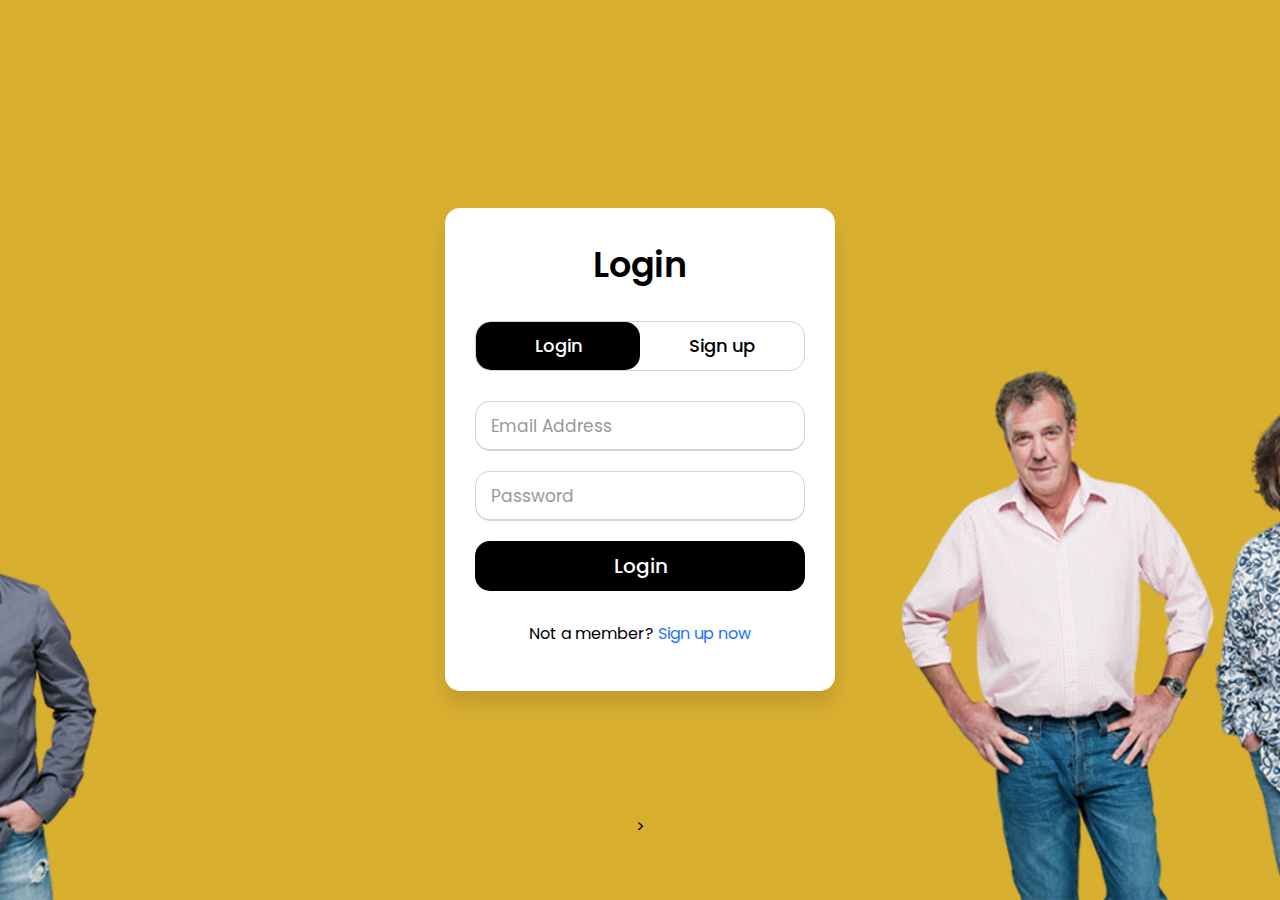
<file: templates/login.html>
<head>
<link rel="stylesheet" type="text/css" href="source/login.css">
<title>Login</title>
</head>  
<body>
    <br>
<div class="wrapper">
      <div class="title-text">
        <div class="title login">Login</div>
        <div class="title signup">Sign up</div>
      </div>
      <div class="form-container">
        <div class="slide-controls">
          <input type="radio" name="slide" id="login" checked>
          <input type="radio" name="slide" id="signup">
          <label for="login" class="slide login">Login</label>
          <label for="signup" class="slide signup">Sign up</label>
          <div class="slider-tab"></div>
        </div>
        <div class="form-inner">
          <form action="#" class="login">
            <div class="field">
              <input type="text" placeholder="Email Address" required>
            </div>
            <div class="field">
              <input type="password" placeholder="Password" required>
            </div>
            <div class="field btn">
              <div class="btn-layer"></div>
              <input type="submit" value="Login">
            </div>
            <div class="signup-link">Not a member? <a href="">Sign up now</a></div>
          </form>
          <form action="#" class="signup">
            <div class="field">
              <input type="text" placeholder="Email Address" required>
            </div>
            <div class="field">
              <input type="password" placeholder="Password" required>
            </div>
            <div class="field">
              <input type="password" placeholder="Confirm password" required>
            </div>
            <div class="field btn">
              <div class="btn-layer"></div>
              <input type="submit" value="Sign up" onclick="redirectToPage()">

            </div>
          </form>
        </div>
      </div>
    </div>
</body>
<script>
function redirectToPage() {
  window.location.href = "index.html";
}
    const loginText = document.querySelector(".title-text .login");
      const loginForm = document.querySelector("form.login");
      const loginBtn = document.querySelector("label.login");
      const signupBtn = document.querySelector("label.signup");
      const signupLink = document.querySelector("form .signup-link a");
      signupBtn.onclick = (()=>{
        loginForm.style.marginLeft = "-50%";
        loginText.style.marginLeft = "-50%";
      });
      loginBtn.onclick = (()=>{
        loginForm.style.marginLeft = "0%";
        loginText.style.marginLeft = "0%";
      });
      signupLink.onclick = (()=>{
        signupBtn.click();
        return false;
      });
</script>>
</file>
<file: templates/source/login.css>
@import url('https://fonts.googleapis.com/css?family=Poppins:400,500,600,700&display=swap');
*{
  margin: 0;
  padding: 0;
  box-sizing: border-box;
  font-family: 'Poppins', sans-serif;
}
html,body{
  display: grid;
  height: 100%;
  width: 100%;
  place-items: center;
    background-image: url(img/asd.jpg);
    background-size: cover;
    background-position: center;
}
::selection{
  background: #1a75ff;
  color: #fff;
}
.wrapper{
  overflow: hidden;
  max-width: 390px;
  background: #fff;
  padding: 30px;
  border-radius: 15px;
  box-shadow: 0px 15px 20px rgba(0,0,0,0.1);
}
.wrapper .title-text{
  display: flex;
  width: 200%;
}
.wrapper .title{
  width: 50%;
  font-size: 35px;
  font-weight: 600;
  text-align: center;
  transition: all 0.6s cubic-bezier(0.68,-0.55,0.265,1.55);
}
.wrapper .slide-controls{
  position: relative;
  display: flex;
  height: 50px;
  width: 100%;
  overflow: hidden;
  margin: 30px 0 10px 0;
  justify-content: space-between;
  border: 1px solid lightgrey;
  border-radius: 15px;
}
.slide-controls .slide{
  height: 100%;
  width: 100%;
  color: #fff;
  font-size: 18px;
  font-weight: 500;
  text-align: center;
  line-height: 48px;
  cursor: pointer;
  z-index: 1;
  transition: all 0.6s ease;
}
.slide-controls label.signup{
  color: #000;
}
.slide-controls .slider-tab{
  position: absolute;
  height: 100%;
  width: 50%;
  left: 0;
  z-index: 0;
  border-radius: 15px;
  background: #000000;
  transition: all 0.6s cubic-bezier(0.68,-0.55,0.265,1.55);
}
input[type="radio"]{
  display: none;
}
#signup:checked ~ .slider-tab{
  left: 50%;
}
#signup:checked ~ label.signup{
  color: #fff;
  cursor: default;
  user-select: none;
}
#signup:checked ~ label.login{
  color: #000;
}
#login:checked ~ label.signup{
  color: #000;
}
#login:checked ~ label.login{
  cursor: default;
  user-select: none;
}
.wrapper .form-container{
  width: 100%;
  overflow: hidden;
}
.form-container .form-inner{
  display: flex;
  width: 200%;
}
.form-container .form-inner form{
  width: 50%;
  transition: all 0.6s cubic-bezier(0.68,-0.55,0.265,1.55);
}
.form-inner form .field{
  height: 50px;
  width: 100%;
  margin-top: 20px;
}
.form-inner form .field input{
  height: 100%;
  width: 100%;
  outline: none;
  padding-left: 15px;
  border-radius: 15px;
  border: 1px solid lightgrey;
  border-bottom-width: 2px;
  font-size: 17px;
  transition: all 0.3s ease;
}
.form-inner form .field input:focus{
  border-color: #1a75ff;
  /* box-shadow: inset 0 0 3px #fb6aae; */
}
.form-inner form .field input::placeholder{
  color: #999;
  transition: all 0.3s ease;
}
form .field input:focus::placeholder{
  color: #1a75ff;
}
.form-inner form .pass-link{
  margin-top: 5px;
}
.form-inner form .signup-link{
  text-align: center;
  margin-top: 30px;
}
.form-inner form .pass-link a,
.form-inner form .signup-link a{
  color: #1a75ff;
  text-decoration: none;
}
.form-inner form .pass-link a:hover,
.form-inner form .signup-link a:hover{
  text-decoration: underline;
}
form .btn{
  height: 50px;
  width: 100%;
  border-radius: 15px;
  position: relative;
  overflow: hidden;
}
form .btn .btn-layer{
  height: 100%;
  width: 300%;
  position: absolute;
  left: -100%;
  background: #000000;
  border-radius: 15px;
  transition: all 0.4s ease;;
}
form .btn:hover .btn-layer{
  left: 0;
}
form .btn input[type="submit"]{
  height: 100%;
  width: 100%;
  z-index: 1;
  position: relative;
  background: none;
  border: none;
  color: #fff;
  padding-left: 0;
  border-radius: 15px;
  font-size: 20px;
  font-weight: 500;
  cursor: pointer;
}
</file>
